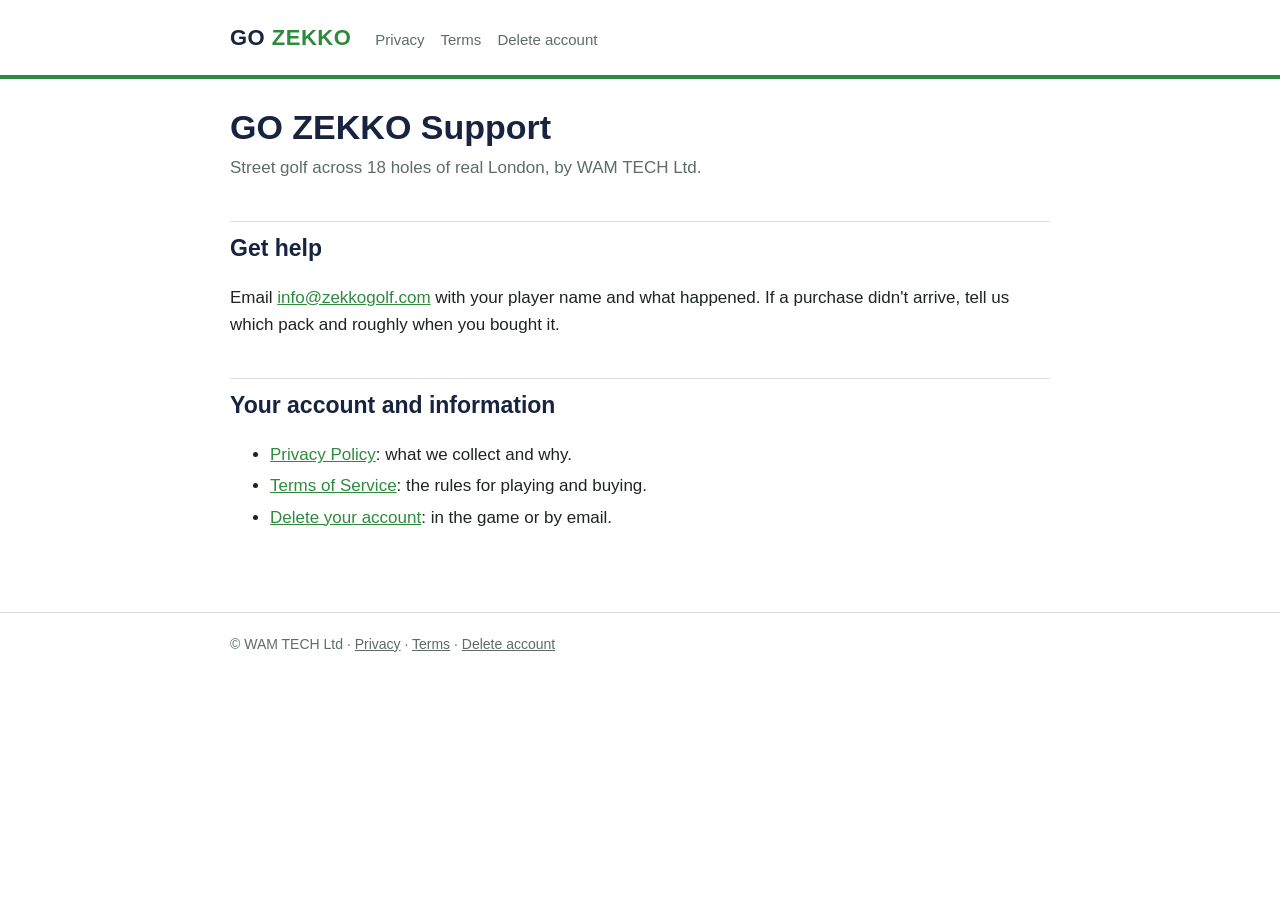
<file: index.html>
<!doctype html>
<html lang="en-GB">
<head>
<meta charset="utf-8">
<meta name="viewport" content="width=device-width, initial-scale=1">
<title>GO ZEKKO Support</title>
<meta name="description" content="Help, privacy and terms for GO ZEKKO, the street golf game by WAM TECH Ltd.">
<link rel="stylesheet" href="style.css">
</head>
<body>
<header class="site"><div class="wrap">
  <a class="brand" href="index.html">GO <span>ZEKKO</span></a>
  <nav><a href="privacy.html">Privacy</a><a href="terms.html">Terms</a><a href="delete-account.html">Delete account</a></nav>
</div></header>

<main><div class="wrap">
<h1>GO ZEKKO Support</h1>
<p class="updated">Street golf across 18 holes of real London, by WAM TECH Ltd.</p>

<h2>Get help</h2>
<p>Email <a href="mailto:info@zekkogolf.com">info@zekkogolf.com</a> with your player name and what happened. If a purchase didn't arrive, tell us which pack and roughly when you bought it.</p>

<h2>Your account and information</h2>
<ul>
  <li><a href="privacy.html">Privacy Policy</a>: what we collect and why.</li>
  <li><a href="terms.html">Terms of Service</a>: the rules for playing and buying.</li>
  <li><a href="delete-account.html">Delete your account</a>: in the game or by email.</li>
</ul>
</div></main>

<footer class="site"><div class="wrap">
  © WAM TECH Ltd ·
  <a href="privacy.html">Privacy</a> · <a href="terms.html">Terms</a> · <a href="delete-account.html">Delete account</a>
</div></footer>
</body>
</html>
</file>
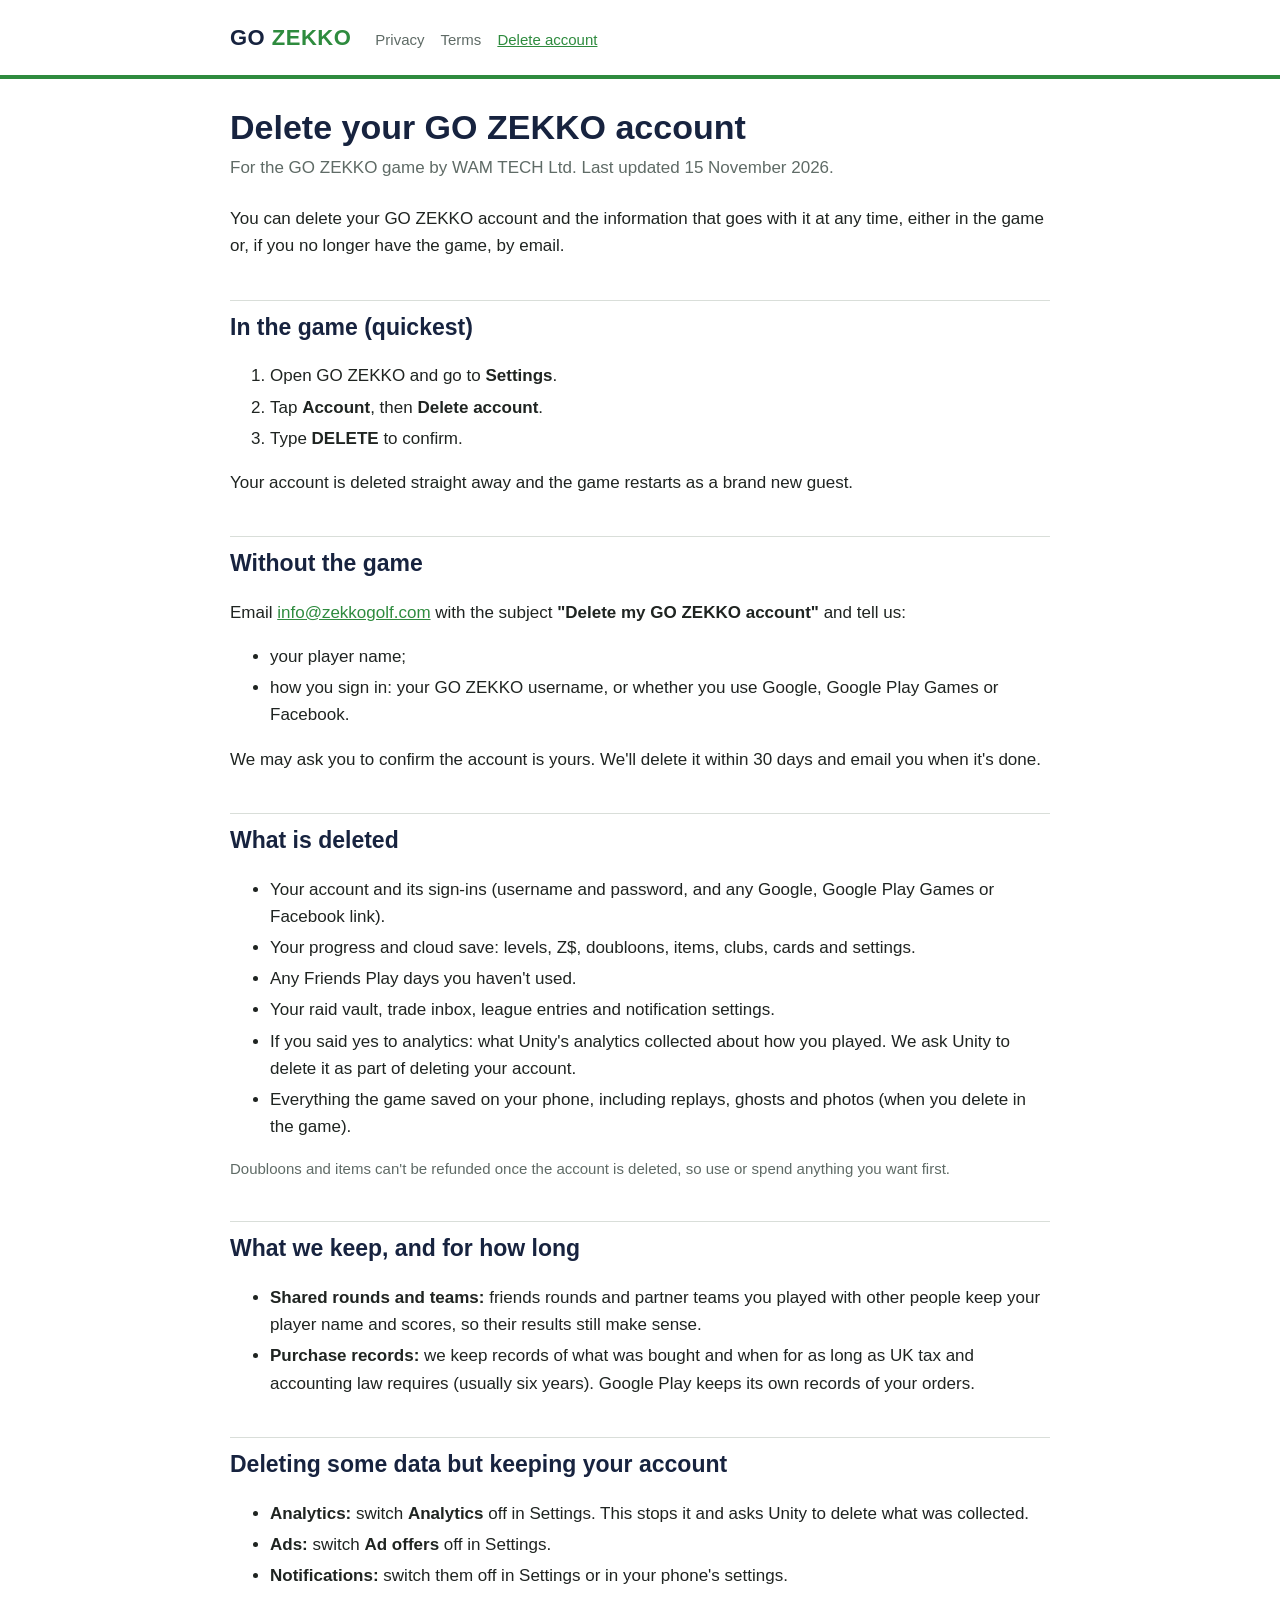
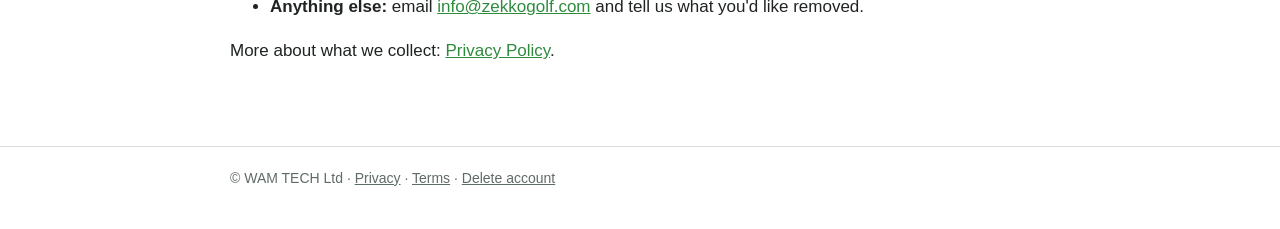
<file: delete-account.html>
<!doctype html>
<html lang="en-GB">
<head>
<meta charset="utf-8">
<meta name="viewport" content="width=device-width, initial-scale=1">
<title>Delete your GO ZEKKO account</title>
<meta name="description" content="How to delete your GO ZEKKO account and data, in the game or by email.">
<link rel="stylesheet" href="style.css">
</head>
<body>
<header class="site"><div class="wrap">
  <a class="brand" href="index.html">GO <span>ZEKKO</span></a>
  <nav><a href="privacy.html">Privacy</a><a href="terms.html">Terms</a><a href="delete-account.html" aria-current="page">Delete account</a></nav>
</div></header>

<main><div class="wrap">
<h1>Delete your GO ZEKKO account</h1>
<p class="updated">For the GO ZEKKO game by WAM TECH Ltd. Last updated 15 November 2026.</p>

<p>You can delete your GO ZEKKO account and the information that goes with it at any time, either in the game or, if you no longer have the game, by email.</p>

<h2>In the game (quickest)</h2>
<ol class="steps">
  <li>Open GO ZEKKO and go to <strong>Settings</strong>.</li>
  <li>Tap <strong>Account</strong>, then <strong>Delete account</strong>.</li>
  <li>Type <strong>DELETE</strong> to confirm.</li>
</ol>
<p>Your account is deleted straight away and the game restarts as a brand new guest.</p>

<h2>Without the game</h2>
<p>Email <a href="mailto:info@zekkogolf.com?subject=Delete%20my%20GO%20ZEKKO%20account">info@zekkogolf.com</a> with the subject <strong>"Delete my GO ZEKKO account"</strong> and tell us:</p>
<ul>
  <li>your player name;</li>
  <li>how you sign in: your GO ZEKKO username, or whether you use Google, Google Play Games or Facebook.</li>
</ul>
<p>We may ask you to confirm the account is yours. We'll delete it within 30 days and email you when it's done.</p>

<h2>What is deleted</h2>
<ul>
  <li>Your account and its sign-ins (username and password, and any Google, Google Play Games or Facebook link).</li>
  <li>Your progress and cloud save: levels, Z$, doubloons, items, clubs, cards and settings.</li>
  <li>Any Friends Play days you haven't used.</li>
  <li>Your raid vault, trade inbox, league entries and notification settings.</li>
  <li>If you said yes to analytics: what Unity's analytics collected about how you played. We ask Unity to delete it as part of deleting your account.</li>
  <li>Everything the game saved on your phone, including replays, ghosts and photos (when you delete in the game).</li>
</ul>
<p class="note">Doubloons and items can't be refunded once the account is deleted, so use or spend anything you want first.</p>

<h2>What we keep, and for how long</h2>
<ul>
  <li><strong>Shared rounds and teams:</strong> friends rounds and partner teams you played with other people keep your player name and scores, so their results still make sense.</li>
  <li><strong>Purchase records:</strong> we keep records of what was bought and when for as long as UK tax and accounting law requires (usually six years). Google Play keeps its own records of your orders.</li>
</ul>

<h2>Deleting some data but keeping your account</h2>
<ul>
  <li><strong>Analytics:</strong> switch <strong>Analytics</strong> off in Settings. This stops it and asks Unity to delete what was collected.</li>
  <li><strong>Ads:</strong> switch <strong>Ad offers</strong> off in Settings.</li>
  <li><strong>Notifications:</strong> switch them off in Settings or in your phone's settings.</li>
  <li><strong>Anything else:</strong> email <a href="mailto:info@zekkogolf.com">info@zekkogolf.com</a> and tell us what you'd like removed.</li>
</ul>
<p>More about what we collect: <a href="privacy.html">Privacy Policy</a>.</p>
</div></main>

<footer class="site"><div class="wrap">
  © WAM TECH Ltd ·
  <a href="privacy.html">Privacy</a> · <a href="terms.html">Terms</a> · <a href="delete-account.html">Delete account</a>
</div></footer>
</body>
</html>
</file>
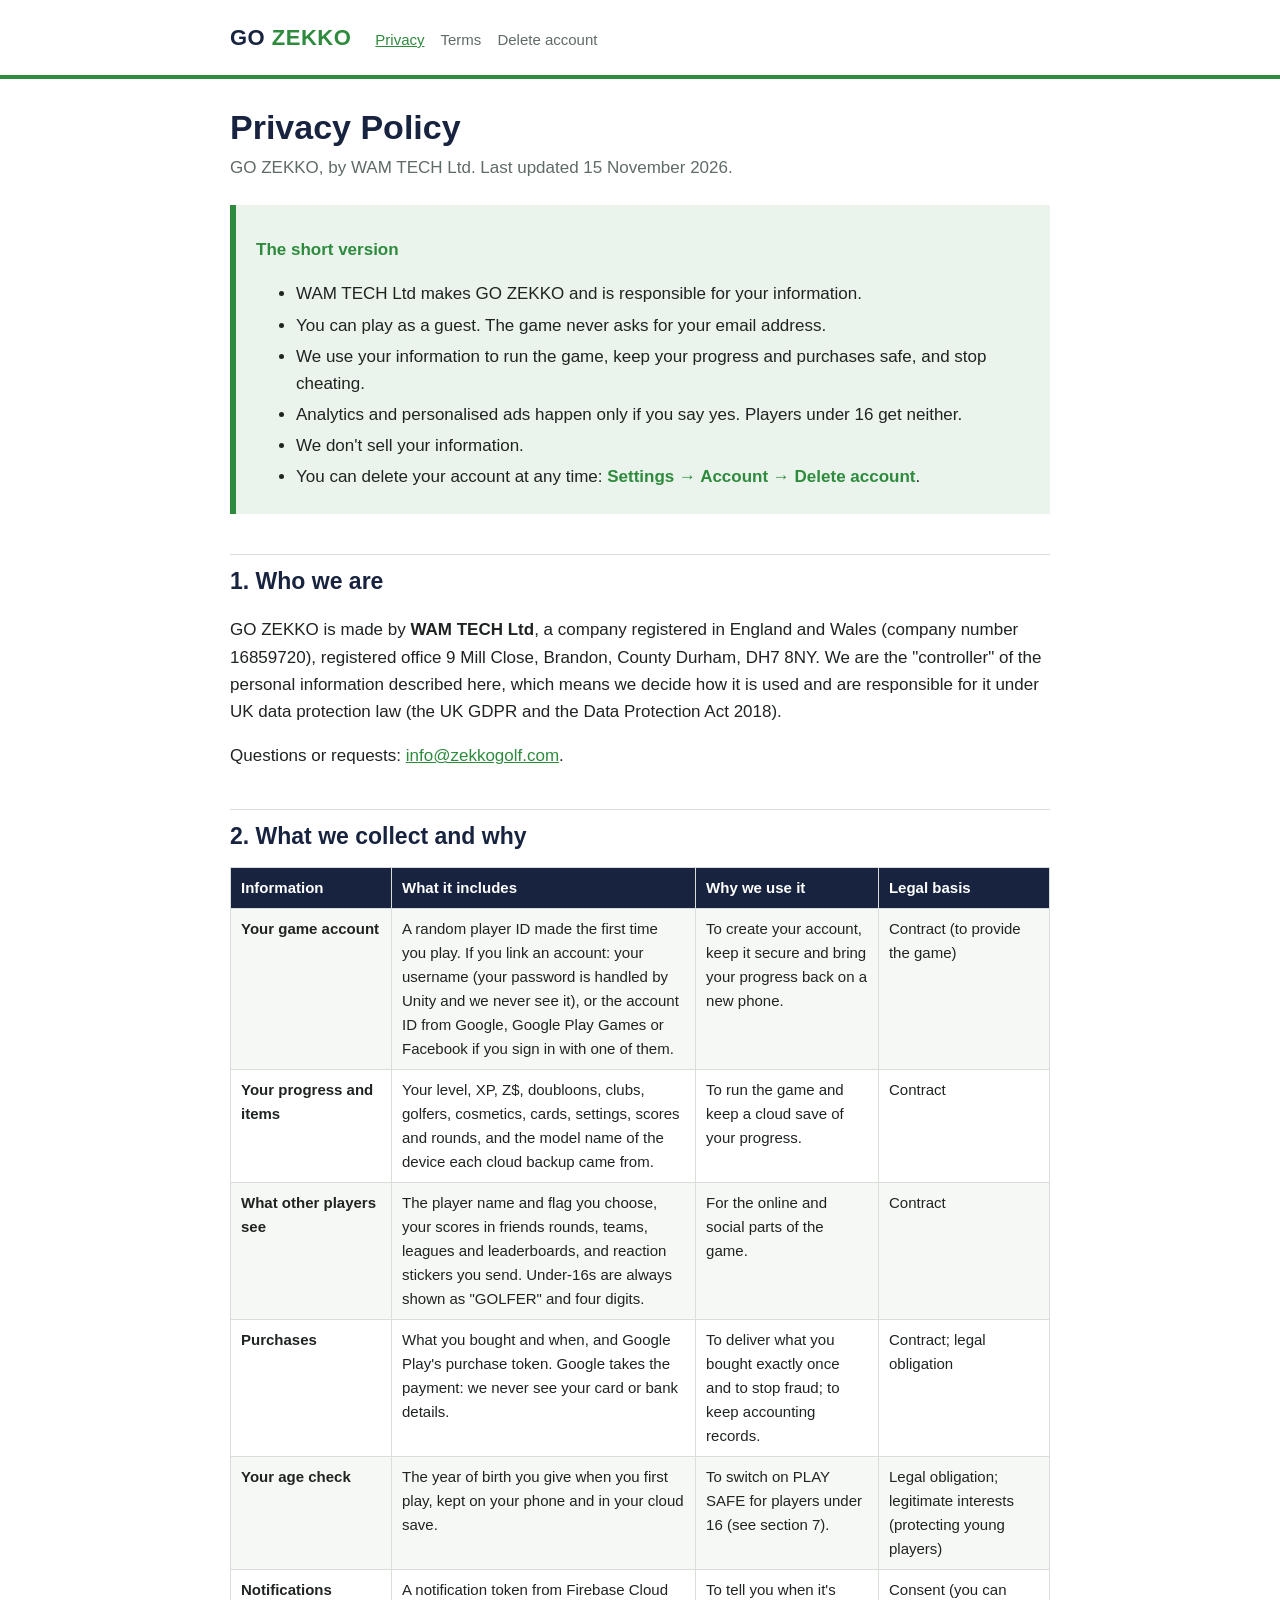
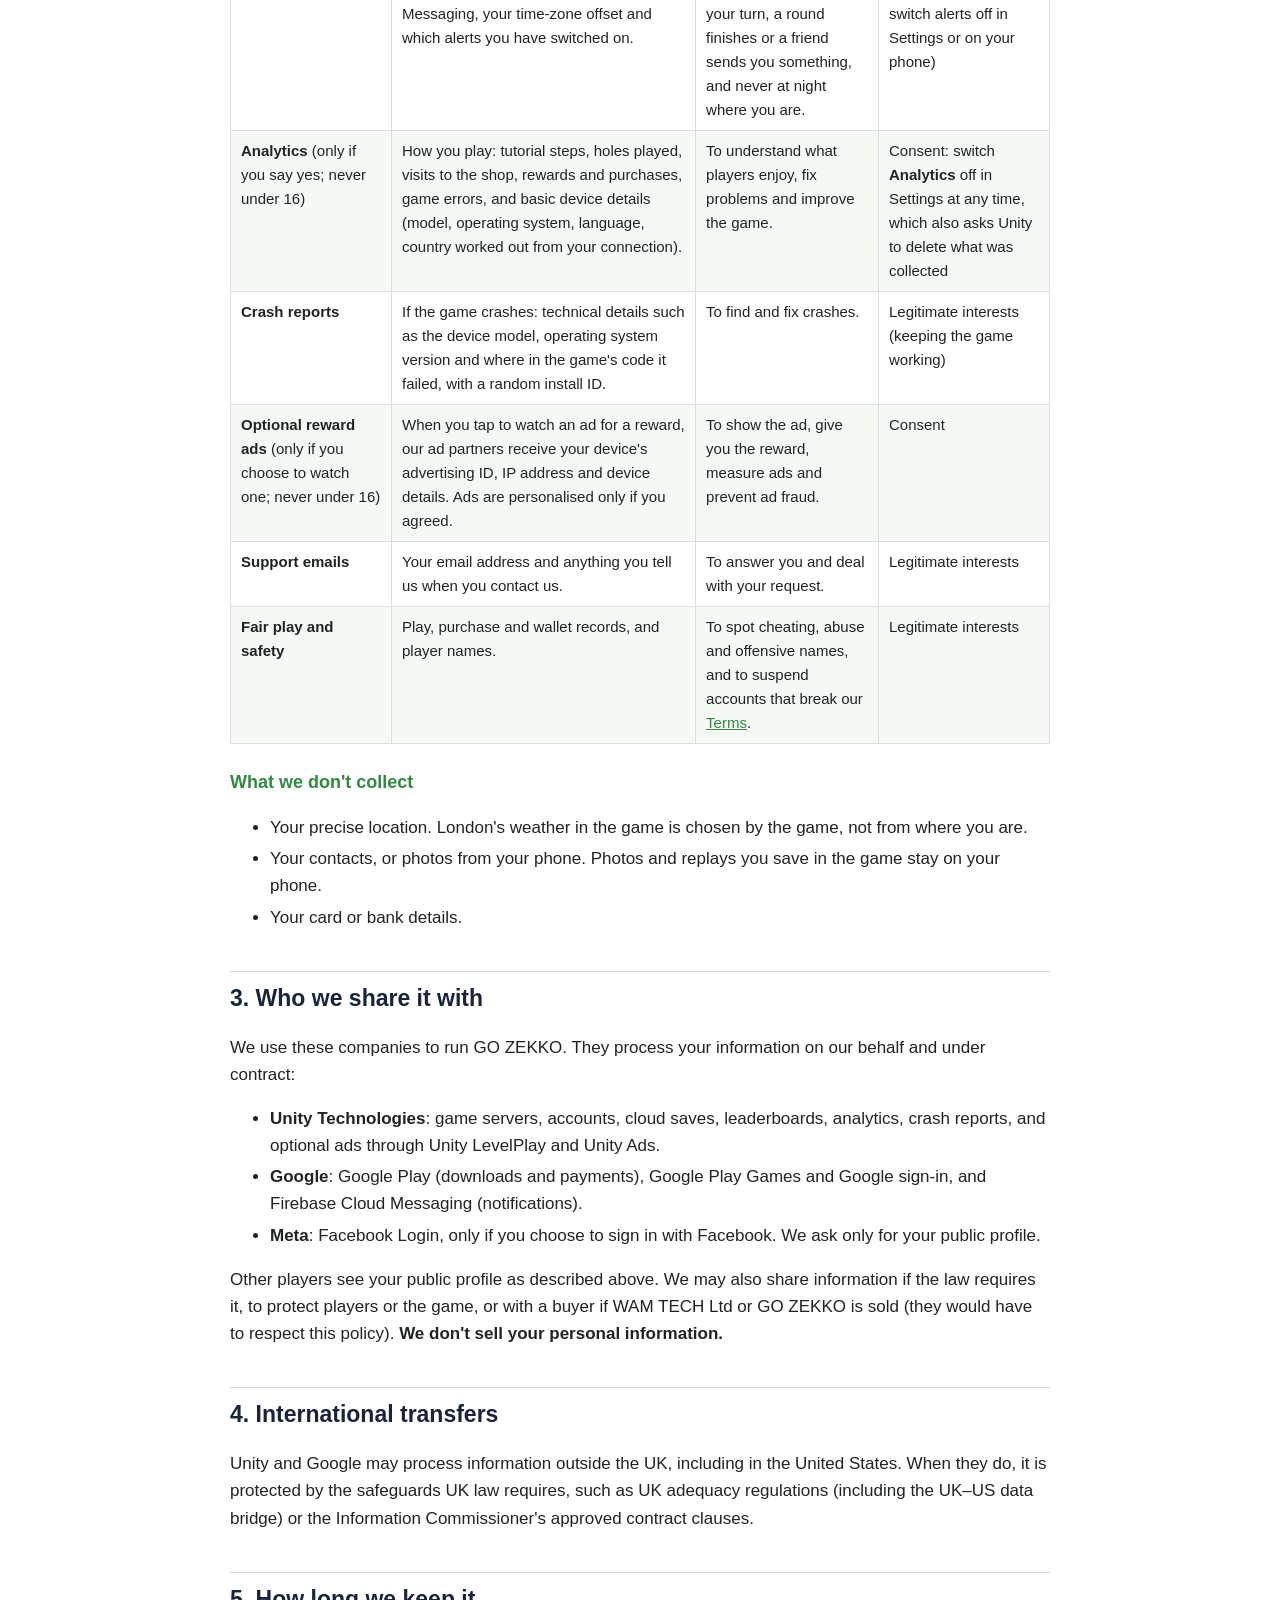
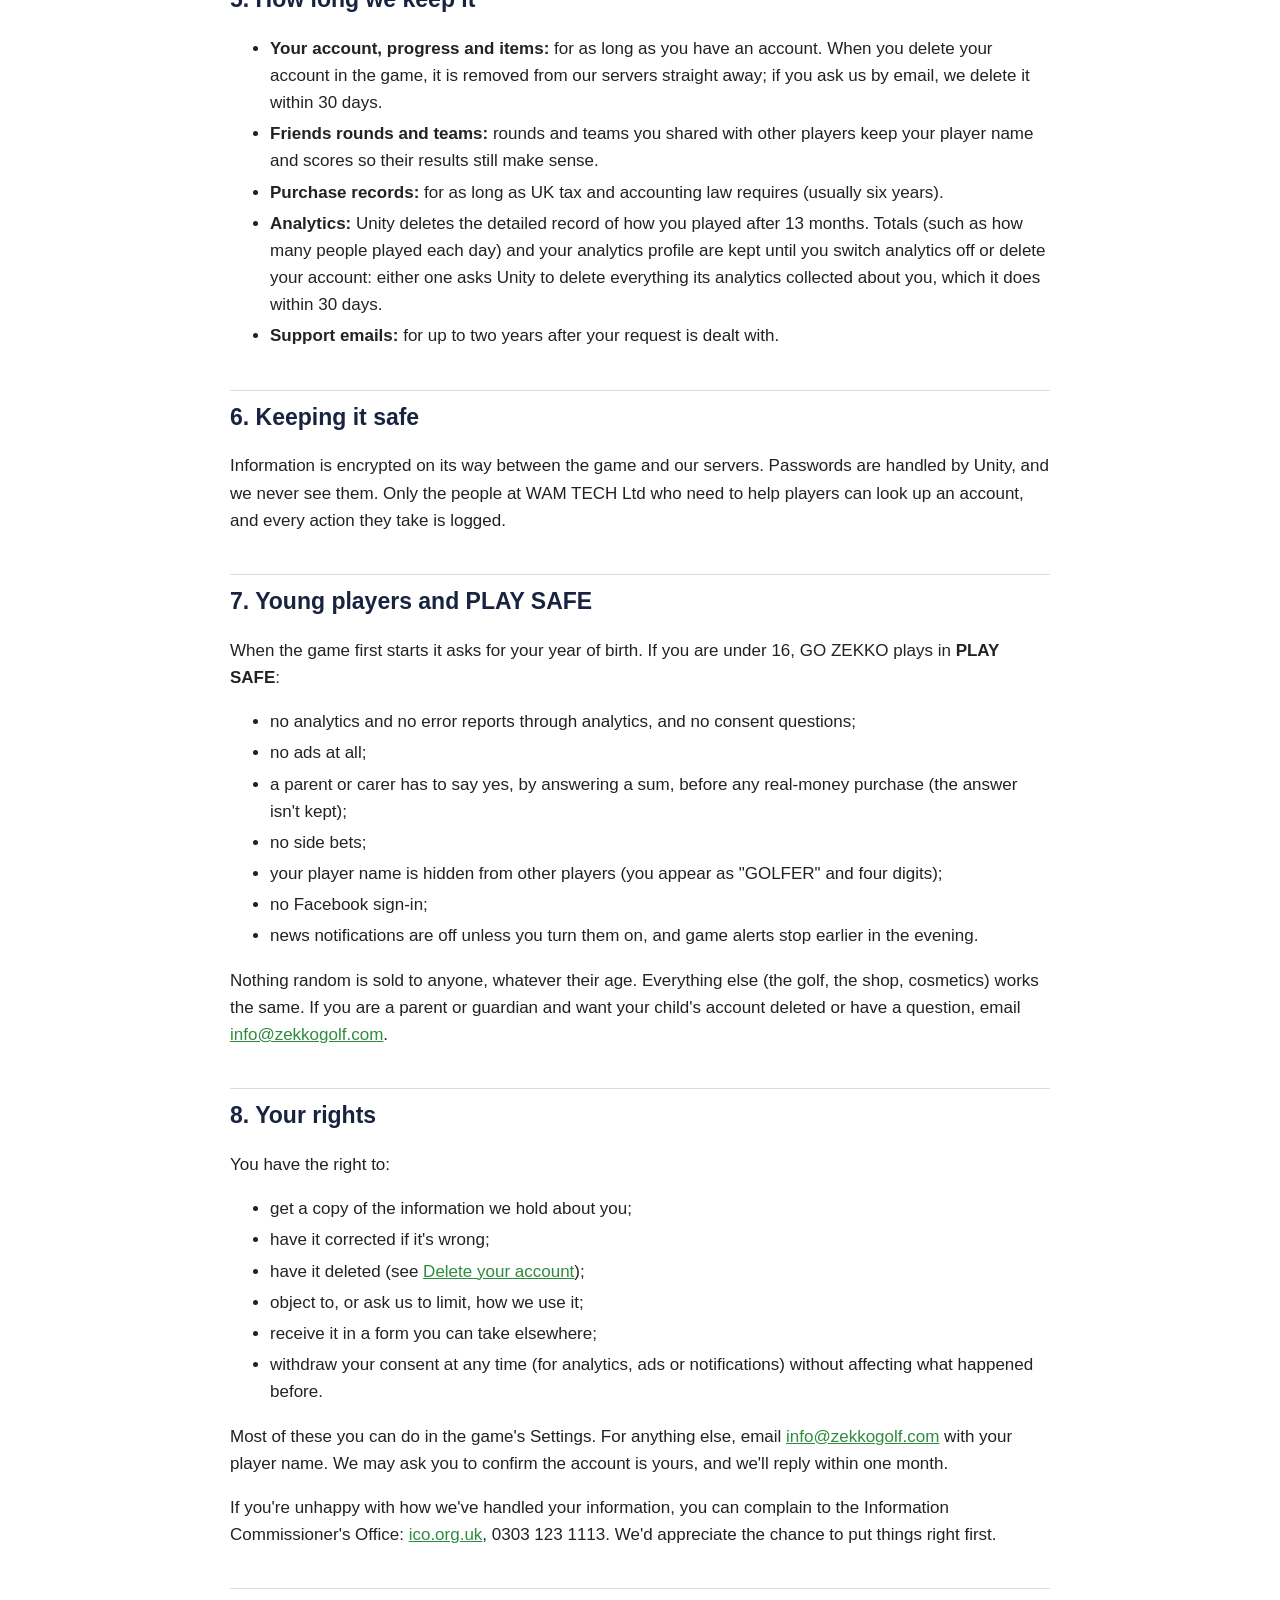
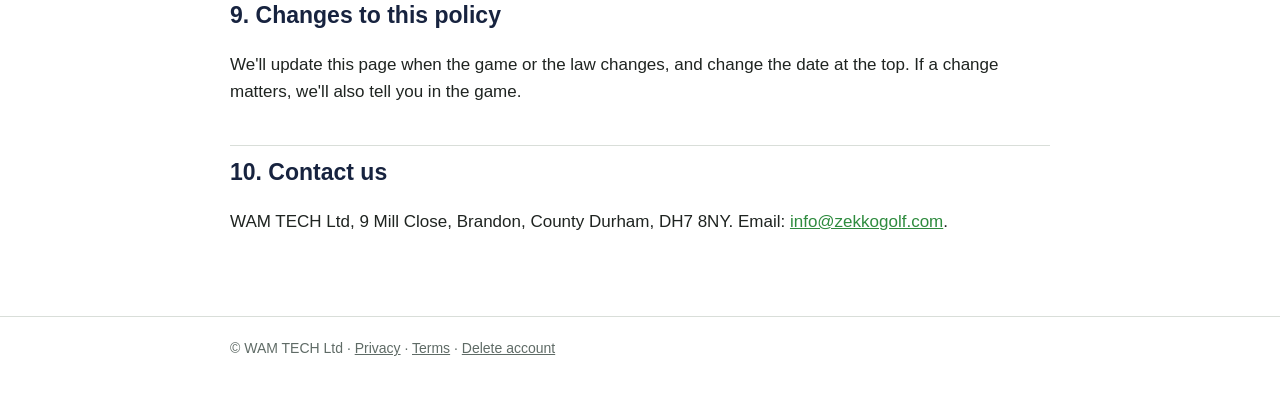
<file: privacy.html>
<!doctype html>
<html lang="en-GB">
<head>
<meta charset="utf-8">
<meta name="viewport" content="width=device-width, initial-scale=1">
<title>GO ZEKKO Privacy Policy</title>
<meta name="description" content="How WAM TECH Ltd collects, uses and protects your information in the GO ZEKKO game.">
<link rel="stylesheet" href="style.css">
</head>
<body>
<header class="site"><div class="wrap">
  <a class="brand" href="index.html">GO <span>ZEKKO</span></a>
  <nav><a href="privacy.html" aria-current="page">Privacy</a><a href="terms.html">Terms</a><a href="delete-account.html">Delete account</a></nav>
</div></header>

<main><div class="wrap">
<h1>Privacy Policy</h1>
<p class="updated">GO ZEKKO, by WAM TECH Ltd. Last updated 15 November 2026.</p>

<div class="summary">
  <p><strong>The short version</strong></p>
  <ul>
    <li>WAM TECH Ltd makes GO ZEKKO and is responsible for your information.</li>
    <li>You can play as a guest. The game never asks for your email address.</li>
    <li>We use your information to run the game, keep your progress and purchases safe, and stop cheating.</li>
    <li>Analytics and personalised ads happen only if you say yes. Players under 16 get neither.</li>
    <li>We don't sell your information.</li>
    <li>You can delete your account at any time: <strong>Settings → Account → Delete account</strong>.</li>
  </ul>
</div>

<h2>1. Who we are</h2>
<p>GO ZEKKO is made by <strong>WAM TECH Ltd</strong>, a company registered in England and Wales (company number 16859720), registered office 9 Mill Close, Brandon, County Durham, DH7 8NY. We are the "controller" of the personal information described here, which means we decide how it is used and are responsible for it under UK data protection law (the UK GDPR and the Data Protection Act 2018).</p>
<p>Questions or requests: <a href="mailto:info@zekkogolf.com">info@zekkogolf.com</a>.</p>

<h2>2. What we collect and why</h2>
<div class="table"><table>
  <tr><th>Information</th><th>What it includes</th><th>Why we use it</th><th>Legal basis</th></tr>
  <tr><td><strong>Your game account</strong></td><td>A random player ID made the first time you play. If you link an account: your username (your password is handled by Unity and we never see it), or the account ID from Google, Google Play Games or Facebook if you sign in with one of them.</td><td>To create your account, keep it secure and bring your progress back on a new phone.</td><td>Contract (to provide the game)</td></tr>
  <tr><td><strong>Your progress and items</strong></td><td>Your level, XP, Z$, doubloons, clubs, golfers, cosmetics, cards, settings, scores and rounds, and the model name of the device each cloud backup came from.</td><td>To run the game and keep a cloud save of your progress.</td><td>Contract</td></tr>
  <tr><td><strong>What other players see</strong></td><td>The player name and flag you choose, your scores in friends rounds, teams, leagues and leaderboards, and reaction stickers you send. Under-16s are always shown as "GOLFER" and four digits.</td><td>For the online and social parts of the game.</td><td>Contract</td></tr>
  <tr><td><strong>Purchases</strong></td><td>What you bought and when, and Google Play's purchase token. Google takes the payment: we never see your card or bank details.</td><td>To deliver what you bought exactly once and to stop fraud; to keep accounting records.</td><td>Contract; legal obligation</td></tr>
  <tr><td><strong>Your age check</strong></td><td>The year of birth you give when you first play, kept on your phone and in your cloud save.</td><td>To switch on PLAY SAFE for players under 16 (see section 7).</td><td>Legal obligation; legitimate interests (protecting young players)</td></tr>
  <tr><td><strong>Notifications</strong></td><td>A notification token from Firebase Cloud Messaging, your time-zone offset and which alerts you have switched on.</td><td>To tell you when it's your turn, a round finishes or a friend sends you something, and never at night where you are.</td><td>Consent (you can switch alerts off in Settings or on your phone)</td></tr>
  <tr><td><strong>Analytics</strong> (only if you say yes; never under 16)</td><td>How you play: tutorial steps, holes played, visits to the shop, rewards and purchases, game errors, and basic device details (model, operating system, language, country worked out from your connection).</td><td>To understand what players enjoy, fix problems and improve the game.</td><td>Consent: switch <strong>Analytics</strong> off in Settings at any time, which also asks Unity to delete what was collected</td></tr>
  <tr><td><strong>Crash reports</strong></td><td>If the game crashes: technical details such as the device model, operating system version and where in the game's code it failed, with a random install ID.</td><td>To find and fix crashes.</td><td>Legitimate interests (keeping the game working)</td></tr>
  <tr><td><strong>Optional reward ads</strong> (only if you choose to watch one; never under 16)</td><td>When you tap to watch an ad for a reward, our ad partners receive your device's advertising ID, IP address and device details. Ads are personalised only if you agreed.</td><td>To show the ad, give you the reward, measure ads and prevent ad fraud.</td><td>Consent</td></tr>
  <tr><td><strong>Support emails</strong></td><td>Your email address and anything you tell us when you contact us.</td><td>To answer you and deal with your request.</td><td>Legitimate interests</td></tr>
  <tr><td><strong>Fair play and safety</strong></td><td>Play, purchase and wallet records, and player names.</td><td>To spot cheating, abuse and offensive names, and to suspend accounts that break our <a href="terms.html">Terms</a>.</td><td>Legitimate interests</td></tr>
</table></div>

<h3>What we don't collect</h3>
<ul>
  <li>Your precise location. London's weather in the game is chosen by the game, not from where you are.</li>
  <li>Your contacts, or photos from your phone. Photos and replays you save in the game stay on your phone.</li>
  <li>Your card or bank details.</li>
</ul>

<h2>3. Who we share it with</h2>
<p>We use these companies to run GO ZEKKO. They process your information on our behalf and under contract:</p>
<ul>
  <li><strong>Unity Technologies</strong>: game servers, accounts, cloud saves, leaderboards, analytics, crash reports, and optional ads through Unity LevelPlay and Unity Ads.</li>
  <li><strong>Google</strong>: Google Play (downloads and payments), Google Play Games and Google sign-in, and Firebase Cloud Messaging (notifications).</li>
  <li><strong>Meta</strong>: Facebook Login, only if you choose to sign in with Facebook. We ask only for your public profile.</li>
</ul>
<p>Other players see your public profile as described above. We may also share information if the law requires it, to protect players or the game, or with a buyer if WAM TECH Ltd or GO ZEKKO is sold (they would have to respect this policy). <strong>We don't sell your personal information.</strong></p>

<h2>4. International transfers</h2>
<p>Unity and Google may process information outside the UK, including in the United States. When they do, it is protected by the safeguards UK law requires, such as UK adequacy regulations (including the UK–US data bridge) or the Information Commissioner's approved contract clauses.</p>

<h2>5. How long we keep it</h2>
<ul>
  <li><strong>Your account, progress and items:</strong> for as long as you have an account. When you delete your account in the game, it is removed from our servers straight away; if you ask us by email, we delete it within 30 days.</li>
  <li><strong>Friends rounds and teams:</strong> rounds and teams you shared with other players keep your player name and scores so their results still make sense.</li>
  <li><strong>Purchase records:</strong> for as long as UK tax and accounting law requires (usually six years).</li>
  <li><strong>Analytics:</strong> Unity deletes the detailed record of how you played after 13 months. Totals (such as how many people played each day) and your analytics profile are kept until you switch analytics off or delete your account: either one asks Unity to delete everything its analytics collected about you, which it does within 30 days.</li>
  <li><strong>Support emails:</strong> for up to two years after your request is dealt with.</li>
</ul>

<h2>6. Keeping it safe</h2>
<p>Information is encrypted on its way between the game and our servers. Passwords are handled by Unity, and we never see them. Only the people at WAM TECH Ltd who need to help players can look up an account, and every action they take is logged.</p>

<h2>7. Young players and PLAY SAFE</h2>
<p>When the game first starts it asks for your year of birth. If you are under 16, GO ZEKKO plays in <strong>PLAY SAFE</strong>:</p>
<ul>
  <li>no analytics and no error reports through analytics, and no consent questions;</li>
  <li>no ads at all;</li>
  <li>a parent or carer has to say yes, by answering a sum, before any real-money purchase (the answer isn't kept);</li>
  <li>no side bets;</li>
  <li>your player name is hidden from other players (you appear as "GOLFER" and four digits);</li>
  <li>no Facebook sign-in;</li>
  <li>news notifications are off unless you turn them on, and game alerts stop earlier in the evening.</li>
</ul>
<p>Nothing random is sold to anyone, whatever their age. Everything else (the golf, the shop, cosmetics) works the same. If you are a parent or guardian and want your child's account deleted or have a question, email <a href="mailto:info@zekkogolf.com">info@zekkogolf.com</a>.</p>

<h2>8. Your rights</h2>
<p>You have the right to:</p>
<ul>
  <li>get a copy of the information we hold about you;</li>
  <li>have it corrected if it's wrong;</li>
  <li>have it deleted (see <a href="delete-account.html">Delete your account</a>);</li>
  <li>object to, or ask us to limit, how we use it;</li>
  <li>receive it in a form you can take elsewhere;</li>
  <li>withdraw your consent at any time (for analytics, ads or notifications) without affecting what happened before.</li>
</ul>
<p>Most of these you can do in the game's Settings. For anything else, email <a href="mailto:info@zekkogolf.com">info@zekkogolf.com</a> with your player name. We may ask you to confirm the account is yours, and we'll reply within one month.</p>
<p>If you're unhappy with how we've handled your information, you can complain to the Information Commissioner's Office: <a href="https://ico.org.uk/make-a-complaint/">ico.org.uk</a>, 0303 123 1113. We'd appreciate the chance to put things right first.</p>

<h2>9. Changes to this policy</h2>
<p>We'll update this page when the game or the law changes, and change the date at the top. If a change matters, we'll also tell you in the game.</p>

<h2>10. Contact us</h2>
<p>WAM TECH Ltd, 9 Mill Close, Brandon, County Durham, DH7 8NY. Email: <a href="mailto:info@zekkogolf.com">info@zekkogolf.com</a>.</p>
</div></main>

<footer class="site"><div class="wrap">
  © WAM TECH Ltd ·
  <a href="privacy.html">Privacy</a> · <a href="terms.html">Terms</a> · <a href="delete-account.html">Delete account</a>
</div></footer>
</body>
</html>
</file>
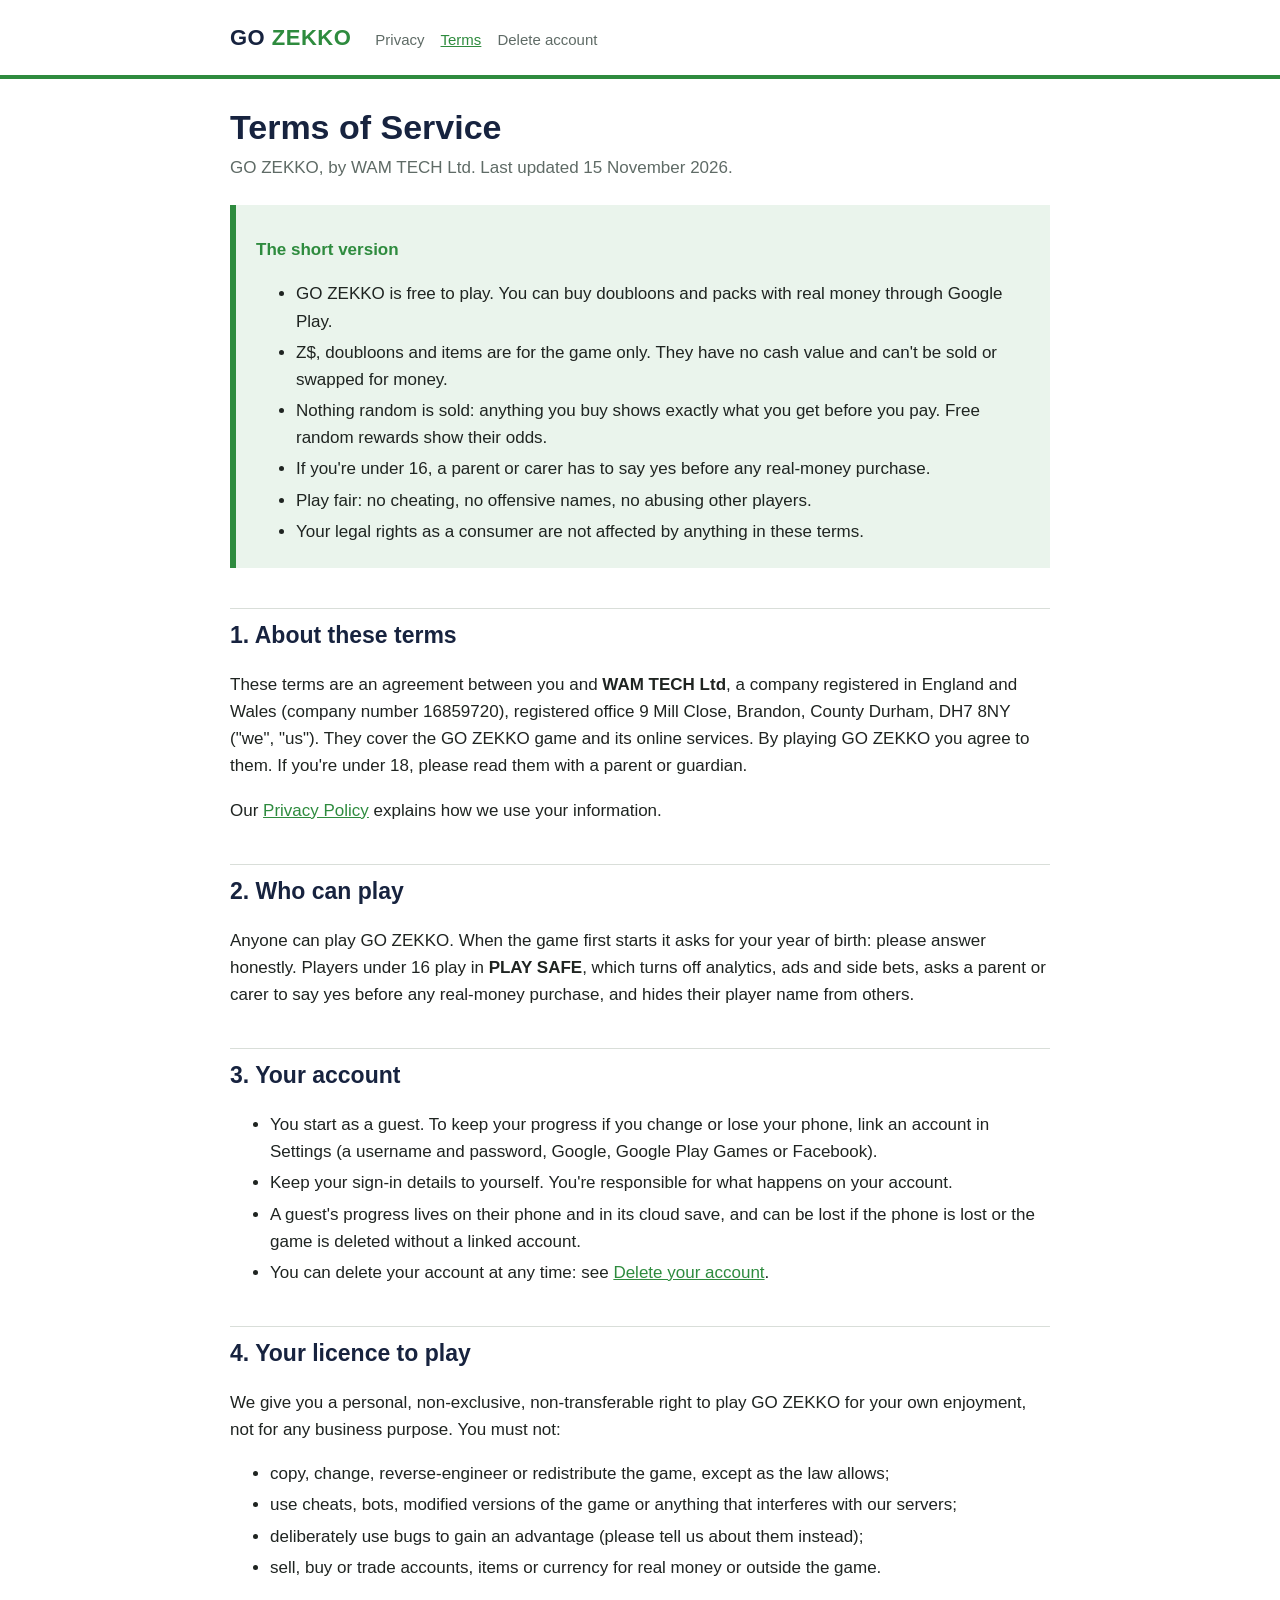
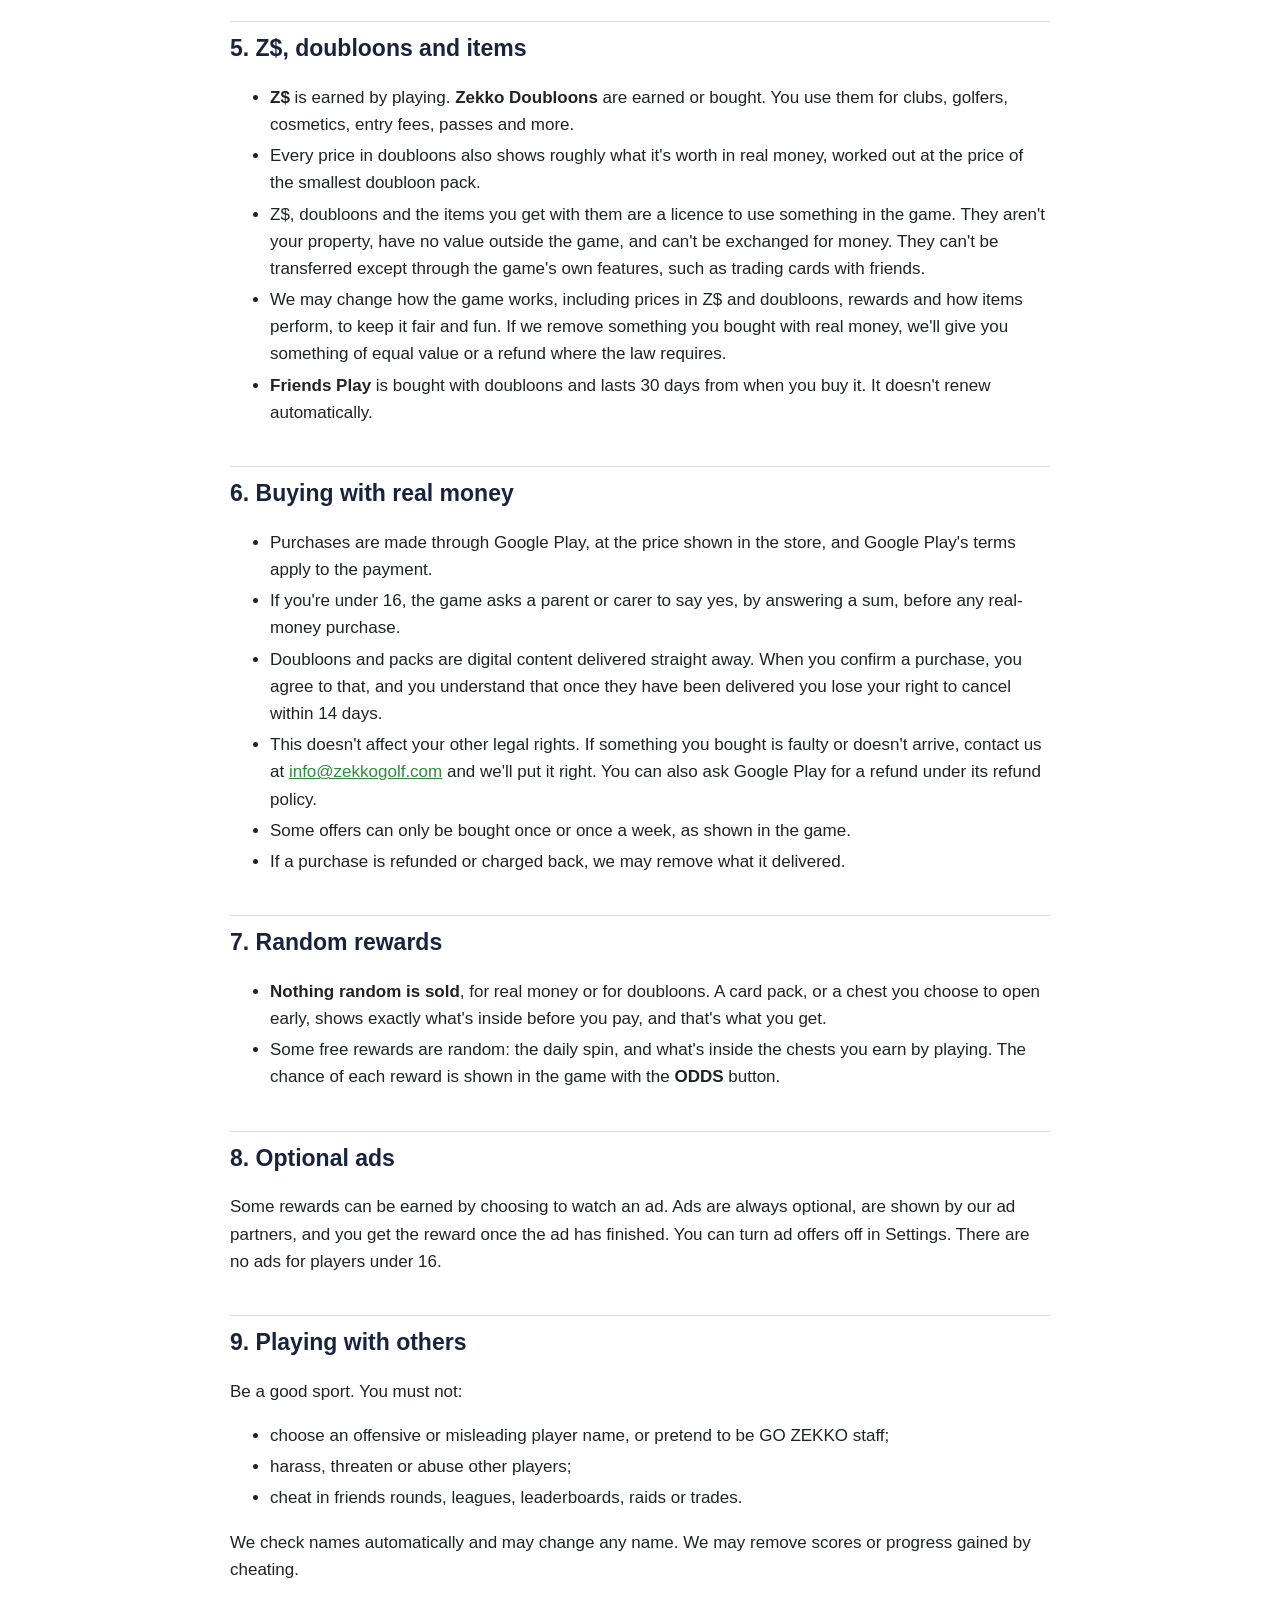
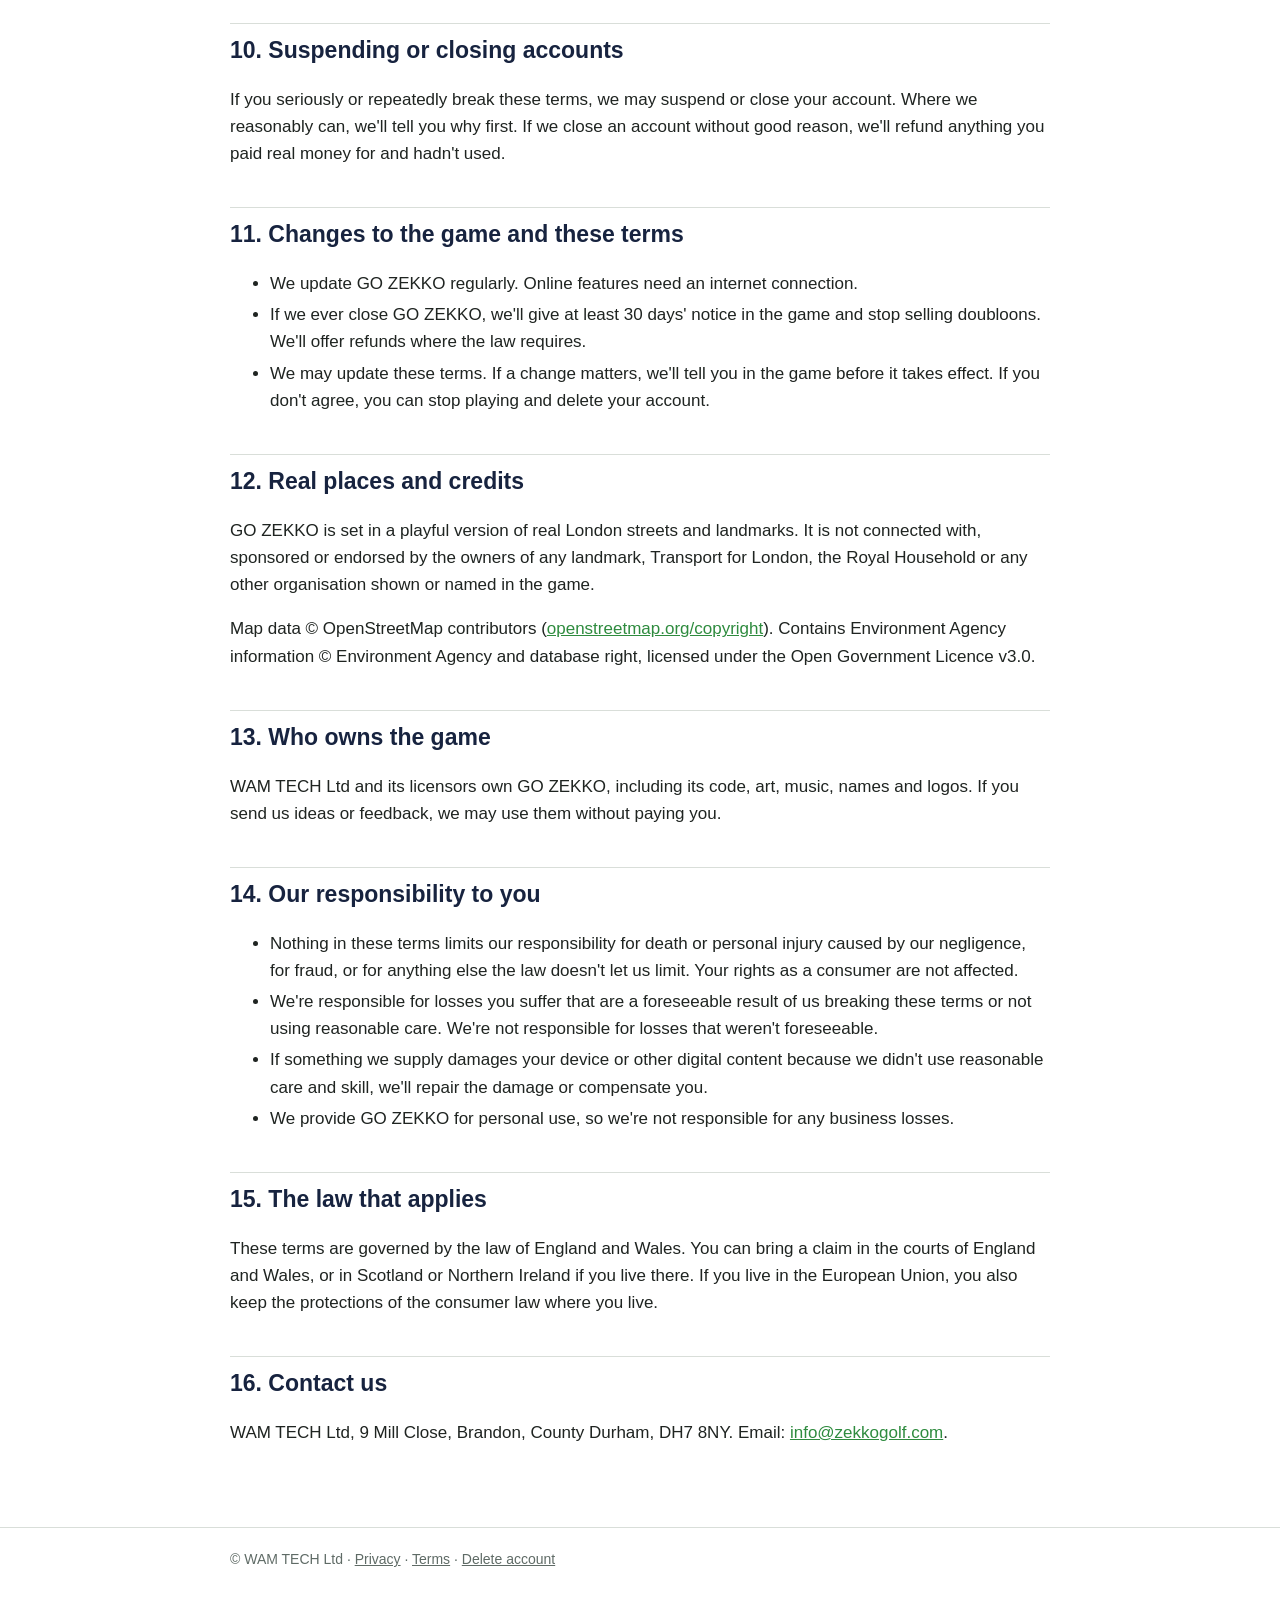
<file: terms.html>
<!doctype html>
<html lang="en-GB">
<head>
<meta charset="utf-8">
<meta name="viewport" content="width=device-width, initial-scale=1">
<title>GO ZEKKO Terms of Service</title>
<meta name="description" content="The terms for playing GO ZEKKO, the street golf game by WAM TECH Ltd.">
<link rel="stylesheet" href="style.css">
</head>
<body>
<header class="site"><div class="wrap">
  <a class="brand" href="index.html">GO <span>ZEKKO</span></a>
  <nav><a href="privacy.html">Privacy</a><a href="terms.html" aria-current="page">Terms</a><a href="delete-account.html">Delete account</a></nav>
</div></header>

<main><div class="wrap">
<h1>Terms of Service</h1>
<p class="updated">GO ZEKKO, by WAM TECH Ltd. Last updated 15 November 2026.</p>

<div class="summary">
  <p><strong>The short version</strong></p>
  <ul>
    <li>GO ZEKKO is free to play. You can buy doubloons and packs with real money through Google Play.</li>
    <li>Z$, doubloons and items are for the game only. They have no cash value and can't be sold or swapped for money.</li>
    <li>Nothing random is sold: anything you buy shows exactly what you get before you pay. Free random rewards show their odds.</li>
    <li>If you're under 16, a parent or carer has to say yes before any real-money purchase.</li>
    <li>Play fair: no cheating, no offensive names, no abusing other players.</li>
    <li>Your legal rights as a consumer are not affected by anything in these terms.</li>
  </ul>
</div>

<h2>1. About these terms</h2>
<p>These terms are an agreement between you and <strong>WAM TECH Ltd</strong>, a company registered in England and Wales (company number 16859720), registered office 9 Mill Close, Brandon, County Durham, DH7 8NY ("we", "us"). They cover the GO ZEKKO game and its online services. By playing GO ZEKKO you agree to them. If you're under 18, please read them with a parent or guardian.</p>
<p>Our <a href="privacy.html">Privacy Policy</a> explains how we use your information.</p>

<h2>2. Who can play</h2>
<p>Anyone can play GO ZEKKO. When the game first starts it asks for your year of birth: please answer honestly. Players under 16 play in <strong>PLAY SAFE</strong>, which turns off analytics, ads and side bets, asks a parent or carer to say yes before any real-money purchase, and hides their player name from others.</p>

<h2>3. Your account</h2>
<ul>
  <li>You start as a guest. To keep your progress if you change or lose your phone, link an account in Settings (a username and password, Google, Google Play Games or Facebook).</li>
  <li>Keep your sign-in details to yourself. You're responsible for what happens on your account.</li>
  <li>A guest's progress lives on their phone and in its cloud save, and can be lost if the phone is lost or the game is deleted without a linked account.</li>
  <li>You can delete your account at any time: see <a href="delete-account.html">Delete your account</a>.</li>
</ul>

<h2>4. Your licence to play</h2>
<p>We give you a personal, non-exclusive, non-transferable right to play GO ZEKKO for your own enjoyment, not for any business purpose. You must not:</p>
<ul>
  <li>copy, change, reverse-engineer or redistribute the game, except as the law allows;</li>
  <li>use cheats, bots, modified versions of the game or anything that interferes with our servers;</li>
  <li>deliberately use bugs to gain an advantage (please tell us about them instead);</li>
  <li>sell, buy or trade accounts, items or currency for real money or outside the game.</li>
</ul>

<h2>5. Z$, doubloons and items</h2>
<ul>
  <li><strong>Z$</strong> is earned by playing. <strong>Zekko Doubloons</strong> are earned or bought. You use them for clubs, golfers, cosmetics, entry fees, passes and more.</li>
  <li>Every price in doubloons also shows roughly what it's worth in real money, worked out at the price of the smallest doubloon pack.</li>
  <li>Z$, doubloons and the items you get with them are a licence to use something in the game. They aren't your property, have no value outside the game, and can't be exchanged for money. They can't be transferred except through the game's own features, such as trading cards with friends.</li>
  <li>We may change how the game works, including prices in Z$ and doubloons, rewards and how items perform, to keep it fair and fun. If we remove something you bought with real money, we'll give you something of equal value or a refund where the law requires.</li>
  <li><strong>Friends Play</strong> is bought with doubloons and lasts 30 days from when you buy it. It doesn't renew automatically.</li>
</ul>

<h2>6. Buying with real money</h2>
<ul>
  <li>Purchases are made through Google Play, at the price shown in the store, and Google Play's terms apply to the payment.</li>
  <li>If you're under 16, the game asks a parent or carer to say yes, by answering a sum, before any real-money purchase.</li>
  <li>Doubloons and packs are digital content delivered straight away. When you confirm a purchase, you agree to that, and you understand that once they have been delivered you lose your right to cancel within 14 days.</li>
  <li>This doesn't affect your other legal rights. If something you bought is faulty or doesn't arrive, contact us at <a href="mailto:info@zekkogolf.com">info@zekkogolf.com</a> and we'll put it right. You can also ask Google Play for a refund under its refund policy.</li>
  <li>Some offers can only be bought once or once a week, as shown in the game.</li>
  <li>If a purchase is refunded or charged back, we may remove what it delivered.</li>
</ul>

<h2>7. Random rewards</h2>
<ul>
  <li><strong>Nothing random is sold</strong>, for real money or for doubloons. A card pack, or a chest you choose to open early, shows exactly what's inside before you pay, and that's what you get.</li>
  <li>Some free rewards are random: the daily spin, and what's inside the chests you earn by playing. The chance of each reward is shown in the game with the <strong>ODDS</strong> button.</li>
</ul>

<h2>8. Optional ads</h2>
<p>Some rewards can be earned by choosing to watch an ad. Ads are always optional, are shown by our ad partners, and you get the reward once the ad has finished. You can turn ad offers off in Settings. There are no ads for players under 16.</p>

<h2>9. Playing with others</h2>
<p>Be a good sport. You must not:</p>
<ul>
  <li>choose an offensive or misleading player name, or pretend to be GO ZEKKO staff;</li>
  <li>harass, threaten or abuse other players;</li>
  <li>cheat in friends rounds, leagues, leaderboards, raids or trades.</li>
</ul>
<p>We check names automatically and may change any name. We may remove scores or progress gained by cheating.</p>

<h2>10. Suspending or closing accounts</h2>
<p>If you seriously or repeatedly break these terms, we may suspend or close your account. Where we reasonably can, we'll tell you why first. If we close an account without good reason, we'll refund anything you paid real money for and hadn't used.</p>

<h2>11. Changes to the game and these terms</h2>
<ul>
  <li>We update GO ZEKKO regularly. Online features need an internet connection.</li>
  <li>If we ever close GO ZEKKO, we'll give at least 30 days' notice in the game and stop selling doubloons. We'll offer refunds where the law requires.</li>
  <li>We may update these terms. If a change matters, we'll tell you in the game before it takes effect. If you don't agree, you can stop playing and delete your account.</li>
</ul>

<h2>12. Real places and credits</h2>
<p>GO ZEKKO is set in a playful version of real London streets and landmarks. It is not connected with, sponsored or endorsed by the owners of any landmark, Transport for London, the Royal Household or any other organisation shown or named in the game.</p>
<p>Map data © OpenStreetMap contributors (<a href="https://www.openstreetmap.org/copyright">openstreetmap.org/copyright</a>). Contains Environment Agency information © Environment Agency and database right, licensed under the Open Government Licence v3.0.</p>

<h2>13. Who owns the game</h2>
<p>WAM TECH Ltd and its licensors own GO ZEKKO, including its code, art, music, names and logos. If you send us ideas or feedback, we may use them without paying you.</p>

<h2>14. Our responsibility to you</h2>
<ul>
  <li>Nothing in these terms limits our responsibility for death or personal injury caused by our negligence, for fraud, or for anything else the law doesn't let us limit. Your rights as a consumer are not affected.</li>
  <li>We're responsible for losses you suffer that are a foreseeable result of us breaking these terms or not using reasonable care. We're not responsible for losses that weren't foreseeable.</li>
  <li>If something we supply damages your device or other digital content because we didn't use reasonable care and skill, we'll repair the damage or compensate you.</li>
  <li>We provide GO ZEKKO for personal use, so we're not responsible for any business losses.</li>
</ul>

<h2>15. The law that applies</h2>
<p>These terms are governed by the law of England and Wales. You can bring a claim in the courts of England and Wales, or in Scotland or Northern Ireland if you live there. If you live in the European Union, you also keep the protections of the consumer law where you live.</p>

<h2>16. Contact us</h2>
<p>WAM TECH Ltd, 9 Mill Close, Brandon, County Durham, DH7 8NY. Email: <a href="mailto:info@zekkogolf.com">info@zekkogolf.com</a>.</p>
</div></main>

<footer class="site"><div class="wrap">
  © WAM TECH Ltd ·
  <a href="privacy.html">Privacy</a> · <a href="terms.html">Terms</a> · <a href="delete-account.html">Delete account</a>
</div></footer>
</body>
</html>
</file>
<file: style.css>
/* GO ZEKKO legal and support pages: one stylesheet, no web fonts or trackers (the privacy page shouldn't call anyone). */
:root {
  --navy: #17233f;
  --green: #2e8b3e;
  --ink: #1f2421;
  --grey: #5f6b66;
  --rule: #d9ded9;
  --tint: #eaf4ec;
  --stripe: #f6f8f6;
  --bg: #ffffff;
  --fill: #fff3b0;
}
@media (prefers-color-scheme: dark) {
  :root {
    --navy: #e6ebf5;
    --green: #6fcf7f;
    --ink: #e4e8e5;
    --grey: #a3ada8;
    --rule: #39423d;
    --tint: #1c2b20;
    --stripe: #1b201d;
    --bg: #121614;
    --fill: #5c4f12;
  }
}
* { box-sizing: border-box; }
html { -webkit-text-size-adjust: 100%; }
body {
  margin: 0;
  background: var(--bg);
  color: var(--ink);
  font: 17px/1.6 -apple-system, BlinkMacSystemFont, "Segoe UI", Roboto, Arial, sans-serif;
}
header.site {
  border-bottom: 4px solid var(--green);
  padding: 20px 16px;
}
header.site .wrap { display: flex; flex-wrap: wrap; gap: 6px 24px; align-items: baseline; }
header.site .brand { font-weight: 800; font-size: 22px; color: var(--navy); text-decoration: none; letter-spacing: 0.5px; }
header.site .brand span { color: var(--green); }
header.site nav a { color: var(--grey); text-decoration: none; margin-right: 16px; font-size: 15px; }
header.site nav a:hover, header.site nav a[aria-current] { color: var(--green); text-decoration: underline; }
.wrap { max-width: 820px; margin: 0 auto; }
main { padding: 28px 16px 64px; }
h1 { color: var(--navy); font-size: 34px; line-height: 1.2; margin: 0 0 6px; }
h2 { color: var(--navy); font-size: 23px; margin: 40px 0 10px; padding-top: 8px; border-top: 1px solid var(--rule); }
h3 { color: var(--green); font-size: 18px; margin: 24px 0 6px; }
p.updated { color: var(--grey); margin: 0 0 24px; }
a { color: var(--green); }
.summary {
  background: var(--tint);
  border-left: 6px solid var(--green);
  padding: 14px 20px 6px;
  margin: 0 0 8px;
}
.summary strong:first-child { color: var(--green); }
.table { overflow-x: auto; margin: 12px 0 18px; }
table { border-collapse: collapse; width: 100%; font-size: 15px; }
th, td { border: 1px solid var(--rule); padding: 8px 10px; text-align: left; vertical-align: top; }
th { background: var(--navy); color: var(--bg); }
tr:nth-child(even) td { background: var(--stripe); }
ol.steps li, ul li { margin: 4px 0; }
.note { color: var(--grey); font-size: 15px; }
mark.fill { background: var(--fill); color: inherit; padding: 0 3px; border-radius: 3px; }
footer.site { border-top: 1px solid var(--rule); color: var(--grey); font-size: 14px; padding: 20px 16px 40px; }
footer.site a { color: var(--grey); }
@media (max-width: 520px) {
  body { font-size: 16px; }
  h1 { font-size: 28px; }
  h2 { font-size: 21px; }
}
</file>
